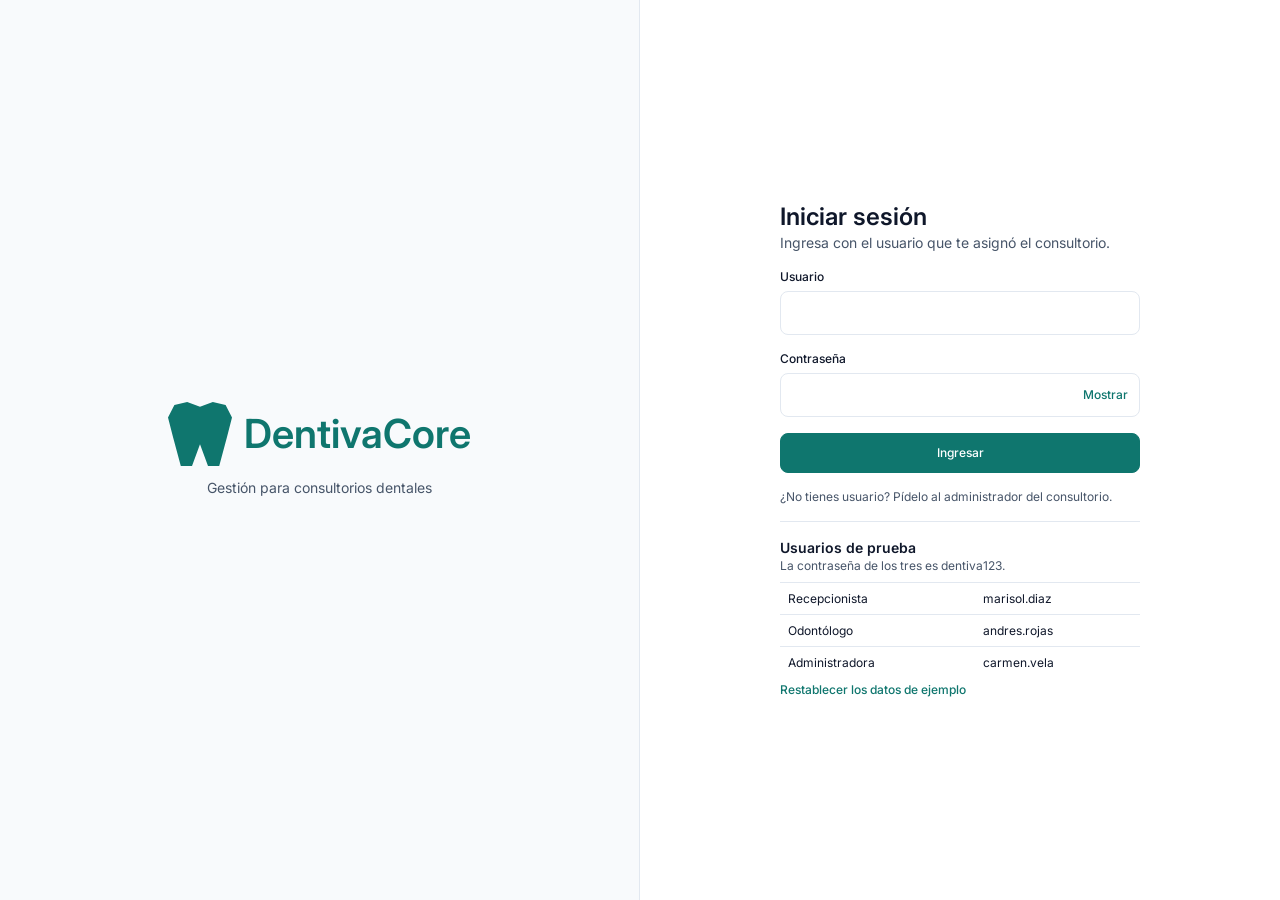
<file: public/index.html>
<!DOCTYPE html>

<html lang="es">

<head>
    <meta charset="UTF-8">
    <meta name="viewport" content="width=device-width, initial-scale=1.0">
    <title>Iniciar sesión - DentivaCore</title>

    <link rel="stylesheet" href="https://fonts.googleapis.com/css2?family=Inter:wght@400;500;600&display=swap">
    <link rel="stylesheet" href="assets/styles/style.css">
    <script defer src="assets/scripts/datos.js"></script>
    <script defer src="assets/scripts/reglas.js"></script>
    <script defer src="assets/scripts/script.js"></script>
    <script defer src="assets/scripts/login.js"></script>

</head>

<body>
    <div id="paginaLogin">
        <!-- panel de marca -->
        <section id="panelMarca">
            <div class="marca">
                <img src="assets/images/logo.svg" alt="">
                DentivaCore
            </div>
            <p class="secundario">Gestión para consultorios dentales</p>
        </section>

        <!-- formulario de acceso -->
        <main id="panelAcceso">
            <div>
                <div>
                    <h1>Iniciar sesión</h1>
                    <p class="secundario">Ingresa con el usuario que te asignó el consultorio.</p>
                </div>
                <form id="formLogin" novalidate>
                    <div class="campo">
                        <label for="usuario">Usuario</label>
                        <input type="text" id="usuario" name="usuario" autocomplete="username">
                        <small id="errorUsuario"></small>
                    </div>
                    <div class="campo">
                        <label for="clave">Contraseña</label>
                        <div id="campoClave">
                            <input type="password" id="clave" name="clave" autocomplete="current-password">
                            <button type="button" id="botonMostrarClave" class="boton-texto">Mostrar</button>
                        </div>
                        <small id="errorClave"></small>
                    </div>
                    <div id="avisoLogin" class="aviso" hidden></div>
                    <button type="submit" class="boton boton-primario boton-ancho">Ingresar</button>
                </form>
                <p class="pequeno secundario">¿No tienes usuario? Pídelo al administrador del consultorio.</p>

                <!-- usuarios de prueba del prototipo -->
                <section id="usuariosPrueba">
                    <h3>Usuarios de prueba</h3>
                    <p class="pequeno secundario">La contraseña de los tres es dentiva123.</p>
                    <table>
                        <tbody>
                            <tr>
                                <td>Recepcionista</td>
                                <td>marisol.diaz</td>
                            </tr>
                            <tr>
                                <td>Odontólogo</td>
                                <td>andres.rojas</td>
                            </tr>
                            <tr>
                                <td>Administradora</td>
                                <td>carmen.vela</td>
                            </tr>
                        </tbody>
                    </table>
                    <button type="button" id="botonRestablecer" class="boton-texto">Restablecer los datos de ejemplo</button>
                    <p id="mensajeRestablecer" class="pequeno secundario"></p>
                </section>
            </div>
        </main>
    </div>

</body>

</html>
</file>
<file: public/assets/styles/style.css>
/* variables de los fundamentos visuales */
:root {
    --primario: #0F766E;
    --primario-oscuro: #115E59;
    --fondo: #F8FAFC;
    --superficie: #FFFFFF;
    --borde: #E2E8F0;
    --texto: #0F172A;
    --texto-secundario: #475569;
    --exito: #15803D;
    --advertencia: #B45309;
    --error: #B91C1C;
    --radio: 8px;
}

* {
    margin: 0;
    padding: 0;
    box-sizing: border-box;
}
body {
    font-family: Inter, Arial, Helvetica, sans-serif;
    font-size: 14px;
    line-height: 20px;
    background-color: var(--fondo);
    color: var(--texto);
}
h1 {
    font-size: 24px;
    line-height: 32px;
    font-weight: 600;
}
h2 {
    font-size: 18px;
    line-height: 28px;
    font-weight: 600;
}
h3 {
    font-size: 14px;
    line-height: 20px;
    font-weight: 600;
}
a {
    color: var(--primario);
    text-decoration: none;
    font-weight: 500;
}
a:hover {
    color: var(--primario-oscuro);
}
[hidden] {
    display: none !important;
}
.secundario {
    color: var(--texto-secundario);
}
.pequeno {
    font-size: 12px;
    line-height: 16px;
}
.derecha {
    text-align: right;
}
.fila {
    display: flex;
    align-items: center;
    gap: 16px;
}
.fila-separada {
    display: flex;
    align-items: center;
    justify-content: space-between;
    gap: 16px;
}
.columna {
    display: flex;
    flex-direction: column;
    gap: 16px;
}
.icono {
    display: inline-flex;
    width: 16px;
    height: 16px;
    flex: none;
}
.icono svg {
    width: 100%;
    height: 100%;
}

/* botones */
.boton {
    display: inline-flex;
    align-items: center;
    justify-content: center;
    gap: 8px;
    height: 40px;
    padding: 0 16px;
    border: 1px solid var(--borde);
    border-radius: var(--radio);
    background-color: var(--superficie);
    color: var(--texto);
    font-family: inherit;
    font-size: 12px;
    line-height: 16px;
    font-weight: 500;
    white-space: nowrap;
    cursor: pointer;
}
.boton:hover {
    border-color: var(--primario);
    color: var(--texto);
}
.boton-primario {
    background-color: var(--primario);
    border-color: var(--primario);
    color: white;
}
.boton-primario:hover {
    background-color: var(--primario-oscuro);
    border-color: var(--primario-oscuro);
    color: white;
}
.boton-peligro {
    border-color: var(--error);
    color: var(--error);
}
.boton-peligro:hover {
    background-color: var(--error);
    border-color: var(--error);
    color: white;
}
.boton:disabled {
    background-color: var(--borde);
    border-color: var(--borde);
    color: var(--texto-secundario);
    cursor: not-allowed;
}
.boton-ancho {
    display: flex;
    width: 100%;
}
.boton-pequeno {
    height: 32px;
    padding: 0 12px;
}
.boton-icono {
    width: 40px;
    padding: 0;
}
.boton-texto {
    border: none;
    background: none;
    color: var(--primario);
    font-family: inherit;
    font-size: 12px;
    line-height: 16px;
    font-weight: 500;
    white-space: nowrap;
    cursor: pointer;
}
.boton-texto:hover {
    color: var(--primario-oscuro);
}
.boton-texto-peligro {
    color: var(--error);
}

/* campos de formulario */
.campo {
    display: flex;
    flex-direction: column;
    gap: 6px;
    flex: 1;
    min-width: 0;
}
.campo label {
    font-size: 12px;
    line-height: 16px;
    font-weight: 500;
}
input,
select,
textarea {
    width: 100%;
    height: 44px;
    padding: 0 12px;
    border: 1px solid var(--borde);
    border-radius: var(--radio);
    background-color: var(--superficie);
    color: var(--texto);
    font-family: inherit;
    font-size: 14px;
}
textarea {
    height: 96px;
    padding: 10px 12px;
    resize: vertical;
}
input:focus,
select:focus,
textarea:focus {
    outline: none;
    border: 2px solid var(--primario);
    padding: 0 11px;
}
textarea:focus {
    padding: 9px 11px;
}
input:disabled,
select:disabled {
    background-color: var(--borde);
    color: var(--texto-secundario);
}
input.con-error,
select.con-error,
textarea.con-error {
    border-color: var(--error);
}
.campo small {
    font-size: 12px;
    line-height: 16px;
    font-weight: 500;
    color: var(--error);
}
.campo small:empty {
    display: none;
}
.ayuda {
    font-size: 12px;
    line-height: 16px;
    color: var(--texto-secundario);
}
.campos-fila {
    display: flex;
    align-items: flex-start;
    gap: 16px;
}
.acciones {
    display: flex;
    justify-content: flex-end;
    gap: 12px;
}

/* buscador de pacientes */
.buscador {
    position: relative;
}
.buscador input {
    padding-left: 36px;
}
.buscador input:focus {
    padding-left: 35px;
}
.buscador .icono {
    position: absolute;
    left: 12px;
    top: 14px;
    color: var(--texto-secundario);
}
.sugerencias {
    position: absolute;
    left: 0;
    right: 0;
    top: 48px;
    z-index: 5;
    border: 1px solid var(--borde);
    border-radius: var(--radio);
    background-color: var(--superficie);
    list-style: none;
}
.sugerencias button {
    display: block;
    width: 100%;
    padding: 10px 12px;
    border: none;
    background: none;
    font-family: inherit;
    font-size: 14px;
    text-align: left;
    color: var(--texto);
    cursor: pointer;
}
.sugerencias button:hover {
    background-color: var(--fondo);
    color: var(--primario);
}
.sugerencias li {
    padding: 10px 12px;
    color: var(--texto-secundario);
}
.sugerencias li:has(button) {
    padding: 0;
}

/* avisos */
.aviso {
    display: flex;
    align-items: flex-start;
    gap: 12px;
    padding: 12px 16px;
    border: 1px solid var(--texto-secundario);
    border-radius: var(--radio);
    background-color: var(--superficie);
}
.aviso .icono {
    width: 18px;
    height: 18px;
    margin-top: 1px;
}
.aviso strong {
    display: block;
    font-size: 12px;
    line-height: 16px;
    font-weight: 600;
    padding-bottom: 2px;
}
.aviso-exito {
    border-color: var(--exito);
}
.aviso-exito strong,
.aviso-exito .icono {
    color: var(--exito);
}
.aviso-advertencia {
    border-color: var(--advertencia);
}
.aviso-advertencia strong,
.aviso-advertencia .icono {
    color: var(--advertencia);
}
.aviso-error {
    border-color: var(--error);
}
.aviso-error strong,
.aviso-error .icono {
    color: var(--error);
}

/* etiquetas de estado */
.etiqueta {
    display: inline-flex;
    align-items: center;
    height: 24px;
    padding: 0 8px;
    border: 1px solid var(--texto-secundario);
    border-radius: 6px;
    background-color: var(--superficie);
    color: var(--texto-secundario);
    font-size: 12px;
    line-height: 16px;
    font-weight: 500;
    white-space: nowrap;
}
.etiqueta-confirmada {
    border-color: var(--primario);
    color: var(--primario);
}
.etiqueta-atendida,
.etiqueta-pagado {
    border-color: var(--exito);
    color: var(--exito);
}
.etiqueta-cancelada {
    border-color: var(--error);
    color: var(--error);
}
.etiqueta-no-asistio,
.etiqueta-con-saldo {
    border-color: var(--advertencia);
    color: var(--advertencia);
}

/* tarjetas y tablas */
.tarjeta {
    padding: 16px;
    border: 1px solid var(--borde);
    border-radius: var(--radio);
    background-color: var(--superficie);
}
.tarjeta-tabla {
    padding: 0;
    overflow: hidden;
}
.tarjeta-cabecera {
    display: flex;
    align-items: center;
    justify-content: space-between;
    gap: 16px;
    padding: 12px 16px;
}
table {
    width: 100%;
    border-collapse: collapse;
}
th {
    height: 40px;
    padding: 0 16px;
    background-color: var(--fondo);
    border-top: 1px solid var(--borde);
    color: var(--texto-secundario);
    font-size: 12px;
    line-height: 16px;
    font-weight: 500;
    text-align: left;
}
td {
    height: 56px;
    padding: 8px 16px;
    border-top: 1px solid var(--borde);
}
th.derecha,
td.derecha {
    text-align: right;
}
tr.total td {
    background-color: var(--fondo);
    font-weight: 600;
}
.tabla-vacia {
    padding: 24px 16px;
    border-top: 1px solid var(--borde);
    color: var(--texto-secundario);
    text-align: center;
}
.paginacion {
    display: flex;
    align-items: center;
    justify-content: space-between;
    gap: 16px;
    padding: 12px 16px;
    border-top: 1px solid var(--borde);
}
.pagina-actual {
    display: inline-flex;
    align-items: center;
    justify-content: center;
    min-width: 32px;
    height: 32px;
    padding: 0 8px;
    border-radius: var(--radio);
    background-color: var(--primario);
    color: white;
    font-size: 12px;
    font-weight: 500;
    white-space: nowrap;
}
.dato dt {
    font-size: 12px;
    line-height: 16px;
    font-weight: 500;
    color: var(--texto-secundario);
}
.dato dd {
    margin-bottom: 8px;
}
.par {
    display: flex;
    justify-content: space-between;
    gap: 16px;
}

/* ventanas modales */
.ventana-fondo {
    position: fixed;
    left: 0;
    top: 0;
    right: 0;
    bottom: 0;
    z-index: 10;
    display: flex;
    align-items: center;
    justify-content: center;
    padding: 16px;
    background-color: rgba(15, 23, 42, 0.45);
    overflow-y: auto;
}
.ventana {
    display: flex;
    flex-direction: column;
    gap: 16px;
    width: 560px;
    max-width: 100%;
    max-height: 100%;
    overflow-y: auto;
    padding: 24px;
    border: 1px solid var(--borde);
    border-radius: var(--radio);
    background-color: var(--superficie);
}
.ventana-ancha {
    width: 640px;
}
.ventana-angosta {
    width: 480px;
}
.ventana form {
    display: flex;
    flex-direction: column;
    gap: 16px;
}
.resumen {
    display: flex;
    flex-direction: column;
    gap: 4px;
    padding: 12px 16px;
    border-radius: var(--radio);
    background-color: var(--fondo);
}

/* estructura general: menú lateral y contenido */
.aplicacion {
    display: flex;
    min-height: 100vh;
}
.menu-lateral {
    display: flex;
    flex-direction: column;
    gap: 4px;
    width: 240px;
    flex: none;
    padding: 24px 16px;
    border-right: 1px solid var(--borde);
    background-color: var(--superficie);
}
.marca-fila {
    display: flex;
    align-items: center;
    justify-content: space-between;
    margin-bottom: 20px;
    padding: 0 4px;
}
.marca {
    display: flex;
    align-items: center;
    gap: 8px;
    color: var(--primario);
    font-size: 18px;
    line-height: 28px;
    font-weight: 600;
}
.marca img {
    width: 24px;
    height: 24px;
}
#botonMenu,
#selectorSeccion {
    display: none;
}
#menu {
    display: flex;
    flex-direction: column;
    gap: 4px;
    list-style: none;
}
#menu a {
    display: flex;
    align-items: center;
    gap: 12px;
    height: 44px;
    padding: 0 12px;
    border: 1px solid transparent;
    border-radius: var(--radio);
    color: var(--texto);
    font-weight: 400;
}
#menu a .icono {
    color: var(--texto-secundario);
}
#menu a:hover {
    background-color: var(--fondo);
}
#menu a.activo {
    border-color: var(--primario);
    background-color: var(--fondo);
    color: var(--primario);
    font-weight: 500;
}
#menu a.activo .icono {
    color: var(--primario);
}
.sesion {
    margin-top: auto;
    padding: 16px 4px 0;
    border-top: 1px solid var(--borde);
}
.sesion .boton-texto {
    margin-top: 8px;
    padding: 0;
}
.contenido {
    display: flex;
    flex-direction: column;
    gap: 20px;
    flex: 1;
    min-width: 0;
    padding: 24px 32px 32px;
}
.dos-columnas {
    display: flex;
    align-items: flex-start;
    gap: 24px;
}
.columna-principal {
    display: flex;
    flex-direction: column;
    gap: 16px;
    flex: 1;
    min-width: 0;
}
.columna-lateral {
    display: flex;
    flex-direction: column;
    gap: 16px;
    width: 320px;
    flex: none;
}

/* inicio de sesión */
#paginaLogin {
    display: flex;
    min-height: 100vh;
    background-color: var(--superficie);
}
#panelMarca {
    display: flex;
    flex-direction: column;
    align-items: center;
    justify-content: center;
    gap: 12px;
    width: 50%;
    border-right: 1px solid var(--borde);
    background-color: var(--fondo);
}
#panelMarca .marca {
    gap: 12px;
    font-size: 40px;
    line-height: 48px;
}
#panelMarca .marca img {
    width: 64px;
    height: 64px;
}
#panelAcceso {
    display: flex;
    align-items: center;
    justify-content: center;
    width: 50%;
    padding: 32px 16px;
}
#panelAcceso > div {
    display: flex;
    flex-direction: column;
    gap: 16px;
    width: 360px;
    max-width: 100%;
}
#formLogin {
    display: flex;
    flex-direction: column;
    gap: 16px;
}
#campoClave {
    position: relative;
}
#campoClave input {
    padding-right: 80px;
}
#campoClave button {
    position: absolute;
    right: 12px;
    top: 14px;
}
#usuariosPrueba {
    padding-top: 16px;
    border-top: 1px solid var(--borde);
}
#usuariosPrueba table {
    margin-top: 8px;
}
#usuariosPrueba th,
#usuariosPrueba td {
    height: 32px;
    padding: 0 8px;
    font-size: 12px;
}

/* agenda */
#barraAgenda {
    flex-wrap: wrap;
}
#barraAgenda select {
    width: 240px;
    height: 40px;
}
.vistas {
    display: flex;
    height: 40px;
    border: 1px solid var(--borde);
    border-radius: var(--radio);
    background-color: var(--superficie);
}
.vistas button {
    padding: 0 16px;
    border: none;
    border-radius: 7px;
    background: none;
    color: var(--texto-secundario);
    font-family: inherit;
    font-size: 14px;
    cursor: pointer;
}
.vistas button.activo {
    background-color: var(--primario);
    color: white;
    font-weight: 500;
}
#agendaSemana {
    border: 1px solid var(--borde);
    border-radius: var(--radio);
    background-color: var(--superficie);
    overflow: hidden;
}
#agendaCabecera {
    display: flex;
    height: 40px;
    background-color: var(--fondo);
    color: var(--texto-secundario);
    font-size: 12px;
    font-weight: 500;
}
#agendaCabecera div {
    display: flex;
    align-items: center;
    justify-content: center;
    flex: 1;
    border-left: 1px solid var(--borde);
}
#agendaCabecera div:first-child,
#agendaHoras {
    width: 64px;
    flex: none;
    border-left: none;
}
#agendaCabecera div.hoy {
    color: var(--primario);
    font-weight: 600;
}
#agendaCuerpo {
    display: flex;
    border-top: 1px solid var(--borde);
}
#agendaHoras div {
    height: 60px;
    padding-top: 6px;
    border-bottom: 1px solid var(--borde);
    color: var(--texto-secundario);
    font-size: 12px;
    text-align: center;
}
#agendaHoras div:last-child,
.agenda-dia {
    border-bottom: none;
}
.agenda-dia {
    position: relative;
    flex: 1;
    min-width: 0;
    border-left: 1px solid var(--borde);
    background-image: linear-gradient(to bottom, transparent 59px, var(--borde) 59px);
    background-size: 100% 60px;
}
.cita {
    position: absolute;
    display: flex;
    flex-direction: column;
    justify-content: center;
    padding: 2px 8px;
    border: 1px solid var(--texto-secundario);
    border-radius: 6px;
    background-color: var(--superficie);
    font-family: inherit;
    font-size: 12px;
    line-height: 16px;
    text-align: left;
    color: var(--texto);
    overflow: hidden;
    cursor: pointer;
}
.cita strong,
.cita span {
    display: block;
    white-space: nowrap;
    overflow: hidden;
    text-overflow: ellipsis;
}
.cita strong {
    font-weight: 600;
}
.cita .odontologo {
    color: var(--texto-secundario);
}
.cita .estado {
    font-weight: 500;
    color: var(--texto-secundario);
}
.cita-confirmada {
    border-color: var(--primario);
}
.cita-confirmada .estado {
    color: var(--primario);
}
.cita-atendida {
    border-color: var(--exito);
}
.cita-atendida .estado {
    color: var(--exito);
}
.cita-cancelada {
    border-color: var(--error);
    background-color: var(--fondo);
}
.cita-cancelada .estado {
    color: var(--error);
}
.cita-no-asistio {
    border-color: var(--advertencia);
    background-color: var(--fondo);
}
.cita-no-asistio .estado {
    color: var(--advertencia);
}
.cita-cancelada,
.cita-no-asistio {
    border-style: dashed;
}
.cita.seleccionada {
    border-style: solid;
    border: 2px solid var(--texto);
    padding: 1px 7px;
    background-color: var(--fondo);
}
#leyenda {
    flex-wrap: wrap;
    gap: 8px;
}
#panelCita {
    display: flex;
    flex-direction: column;
    gap: 12px;
    width: 288px;
    flex: none;
}
#panelCita .dato dd:last-child {
    margin-bottom: 0;
}
#panelCita hr {
    border: none;
    border-top: 1px solid var(--borde);
}
#resumenDia {
    display: none;
}
#diasSemana {
    display: flex;
    gap: 6px;
}
#diasSemana button {
    flex: 1;
    padding: 6px 0;
    border: 1px solid var(--borde);
    border-radius: var(--radio);
    background-color: var(--superficie);
    color: var(--texto);
    font-family: inherit;
    font-size: 14px;
    line-height: 20px;
    cursor: pointer;
}
#diasSemana button span {
    display: block;
    font-size: 12px;
    line-height: 16px;
}
#diasSemana button.activo {
    border-color: var(--primario);
    background-color: var(--primario);
    color: white;
    font-weight: 600;
}
#listaDia {
    display: flex;
    flex-direction: column;
    gap: 8px;
}
.hora-dia {
    display: flex;
    align-items: flex-start;
    gap: 12px;
}
.hora-dia > span {
    width: 40px;
    flex: none;
    padding-top: 12px;
    color: var(--texto-secundario);
    font-size: 12px;
}
.hora-dia > div {
    display: flex;
    flex-direction: column;
    gap: 8px;
    flex: 1;
    min-width: 0;
}
.cita-dia {
    display: block;
    width: 100%;
    padding: 12px;
    border: 1px solid var(--borde);
    border-radius: var(--radio);
    background-color: var(--superficie);
    font-family: inherit;
    font-size: 14px;
    text-align: left;
    color: var(--texto);
    cursor: pointer;
}
.cita-dia.seleccionada {
    border: 2px solid var(--texto);
    padding: 11px;
}
.cita-dia strong {
    font-weight: 600;
}
.cita-dia .fila-separada {
    align-items: flex-start;
    padding-bottom: 4px;
}
.libre {
    display: block;
    width: 100%;
    padding: 10px 12px;
    border: 1px dashed var(--texto-secundario);
    border-radius: var(--radio);
    background-color: var(--superficie);
    color: var(--texto-secundario);
    font-family: inherit;
    font-size: 12px;
    line-height: 16px;
    text-align: left;
}
button.libre {
    cursor: pointer;
}
button.libre:hover {
    border-color: var(--primario);
    color: var(--primario);
}

/* historia clínica */
.pestanas {
    display: flex;
    gap: 24px;
    border-bottom: 1px solid var(--borde);
}
.pestanas button {
    padding: 10px 0;
    border: none;
    border-bottom: 2px solid transparent;
    background: none;
    color: var(--texto-secundario);
    font-family: inherit;
    font-size: 14px;
    cursor: pointer;
}
.pestanas button.activo {
    border-bottom-color: var(--primario);
    color: var(--primario);
    font-weight: 600;
}
.atencion {
    display: flex;
    flex-direction: column;
    gap: 8px;
    padding: 14px 16px;
    border-top: 1px solid var(--borde);
}
.atencion-datos {
    display: flex;
    align-items: flex-start;
    gap: 16px;
}
.atencion-datos .dato {
    flex: 1;
    min-width: 0;
}
.atencion-datos .dato dd {
    margin-bottom: 0;
}
.nota {
    padding: 8px 12px;
    border-left: 3px solid var(--primario);
    background-color: var(--fondo);
    font-size: 12px;
    line-height: 16px;
}
.pie-tarjeta {
    padding: 12px 16px;
    border-top: 1px solid var(--borde);
    color: var(--texto-secundario);
    font-size: 12px;
    line-height: 16px;
}
.campo-corto {
    flex: none;
    width: 160px;
}
.atencion .fila {
    flex-wrap: wrap;
    gap: 12px;
}
.fila-nota {
    display: flex;
    justify-content: flex-end;
}

/* presupuesto */
#detallePresupuesto td {
    height: 64px;
}
#detallePresupuesto input {
    width: 96px;
}
#tarjetaTotal {
    width: 360px;
}
.cifra {
    font-size: 24px;
    line-height: 32px;
    font-weight: 600;
}
.cifra-saldo {
    color: var(--advertencia);
}

/* reportes */
.reporte-filtros {
    display: flex;
    align-items: center;
    gap: 8px;
}
.reporte-filtros input {
    width: 150px;
    height: 32px;
}
#reportesFila {
    display: flex;
    align-items: stretch;
    gap: 24px;
}
#reporteCitas {
    flex: 3;
    min-width: 0;
}
#reporteSaldos {
    flex: 2;
    min-width: 0;
}
#reporteCitas th,
#reporteCitas td {
    padding-left: 10px;
    padding-right: 10px;
    white-space: nowrap;
}
#reporteCitas th:first-child,
#reporteCitas td:first-child {
    padding-left: 16px;
}

/* adaptación a celular */
@media (max-width: 768px) {
    .aplicacion {
        flex-direction: column;
    }
    .menu-lateral {
        width: 100%;
        gap: 12px;
        padding: 12px 16px;
        border-right: none;
        border-bottom: 1px solid var(--borde);
    }
    .marca-fila {
        margin-bottom: 0;
        padding: 0;
    }
    #botonMenu {
        display: inline-flex;
        width: 32px;
        height: 32px;
        padding: 6px;
        border: none;
        background: none;
        color: var(--primario);
        cursor: pointer;
    }
    #selectorSeccion {
        display: block;
        border-color: var(--primario);
        color: var(--primario);
    }
    .menu-lateral nav,
    .menu-lateral .sesion {
        display: none;
    }
    .menu-lateral.abierto nav,
    .menu-lateral.abierto .sesion {
        display: block;
    }
    .sesion {
        margin-top: 0;
    }
    .contenido {
        padding: 16px 16px 24px;
        gap: 16px;
    }
    .dos-columnas,
    .campos-fila,
    #reportesFila {
        flex-direction: column;
    }
    .campos-fila {
        align-items: stretch;
    }
    .campos-fila.siempre-fila {
        flex-direction: row;
    }
    .columna-lateral,
    #panelCita,
    #tarjetaTotal,
    .campo-corto {
        width: 100%;
    }
    .dos-columnas > * {
        width: 100%;
    }
    #barraAgenda select {
        width: 100%;
    }
    #agendaSemana,
    .vistas {
        display: none;
    }
    #resumenDia {
        display: block;
    }
    #barraAgenda > .fila {
        width: 100%;
        flex-wrap: wrap;
        gap: 8px;
    }
    #tituloPeriodo {
        order: -1;
        width: 100%;
    }
    /* el botón «Nueva cita» queda fijo al pie */
    .accion-fija {
        position: fixed;
        left: 16px;
        right: 16px;
        bottom: 16px;
        z-index: 4;
        height: 48px;
    }
    /* barra al pie, detrás del botón, para que la lista no se vea debajo */
    .con-accion-fija:has(.accion-fija:not([hidden]))::after {
        content: "";
        position: fixed;
        left: 0;
        right: 0;
        bottom: 0;
        z-index: 3;
        height: 80px;
        border-top: 1px solid var(--borde);
        background-color: var(--superficie);
    }
    .con-accion-fija {
        padding-bottom: 104px;
    }
    .acciones {
        flex-direction: column-reverse;
        gap: 8px;
    }
    .acciones .boton {
        display: flex;
        width: 100%;
    }
    .ventana-fondo {
        align-items: stretch;
        padding: 0;
    }
    .ventana,
    .ventana-ancha,
    .ventana-angosta {
        width: 100%;
        border: none;
        border-radius: 0;
        padding: 16px;
    }
    .ventana-angosta {
        margin: auto 16px;
        width: auto;
        border: 1px solid var(--borde);
        border-radius: var(--radio);
    }
    #paginaLogin {
        flex-direction: column;
    }
    #panelMarca {
        width: 100%;
        padding: 40px 16px 24px;
        border-right: none;
        background-color: var(--superficie);
    }
    #panelMarca .marca {
        font-size: 24px;
        line-height: 32px;
    }
    #panelMarca .marca img {
        width: 36px;
        height: 36px;
    }
    #panelAcceso {
        width: 100%;
        align-items: flex-start;
        padding-top: 0;
    }
    /* las tablas pasan a tarjetas apiladas */
    table.adaptable thead {
        display: none;
    }
    table.adaptable tr {
        display: block;
        padding: 12px 16px;
        border-top: 1px solid var(--borde);
    }
    table.adaptable td {
        display: flex;
        justify-content: space-between;
        gap: 16px;
        height: auto;
        padding: 4px 0;
        border-top: none;
        text-align: right;
    }
    table.adaptable td::before {
        content: attr(data-etiqueta);
        color: var(--texto-secundario);
        font-size: 12px;
        font-weight: 500;
        text-align: left;
    }
    table.adaptable td:first-child {
        font-weight: 600;
    }
    table.adaptable tr.total {
        background-color: var(--fondo);
    }
    .atencion-datos {
        flex-direction: column;
        gap: 8px;
    }
    .atencion .fila-separada {
        flex-wrap: wrap;
        gap: 8px;
    }
    /* en celular los antecedentes van antes del formulario de atención */
    #pestanaHistoria .columna-lateral {
        order: -1;
    }
    #detallePresupuesto td {
        height: auto;
        align-items: center;
    }
    #detallePresupuesto select {
        width: 220px;
    }
    .paginacion {
        flex-wrap: wrap;
    }
    .reporte-filtros {
        flex-wrap: wrap;
    }
    .tarjeta-cabecera {
        flex-direction: column;
        align-items: stretch;
    }
    .reporte-filtros input {
        flex: 1;
    }
    .pestanas {
        gap: 16px;
        overflow-x: auto;
    }
    .pestanas button {
        white-space: nowrap;
    }
}
</file>
